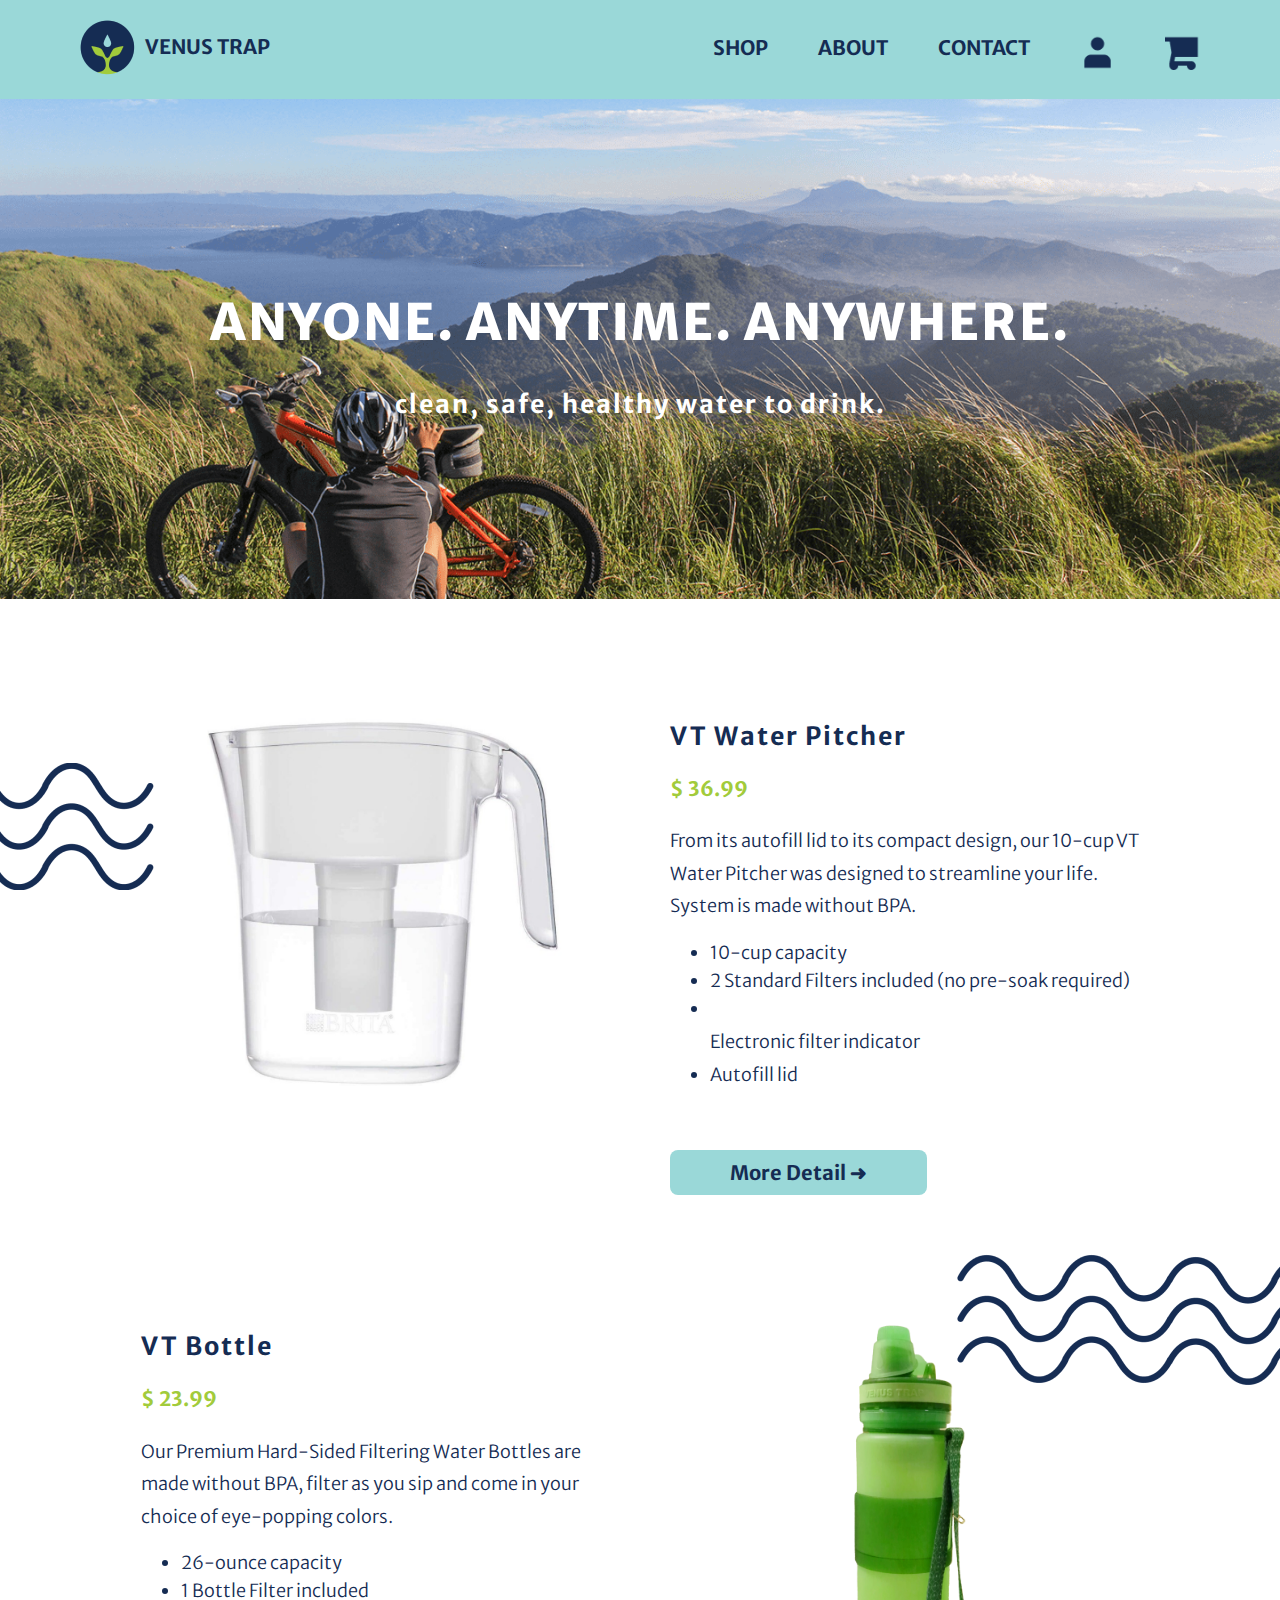
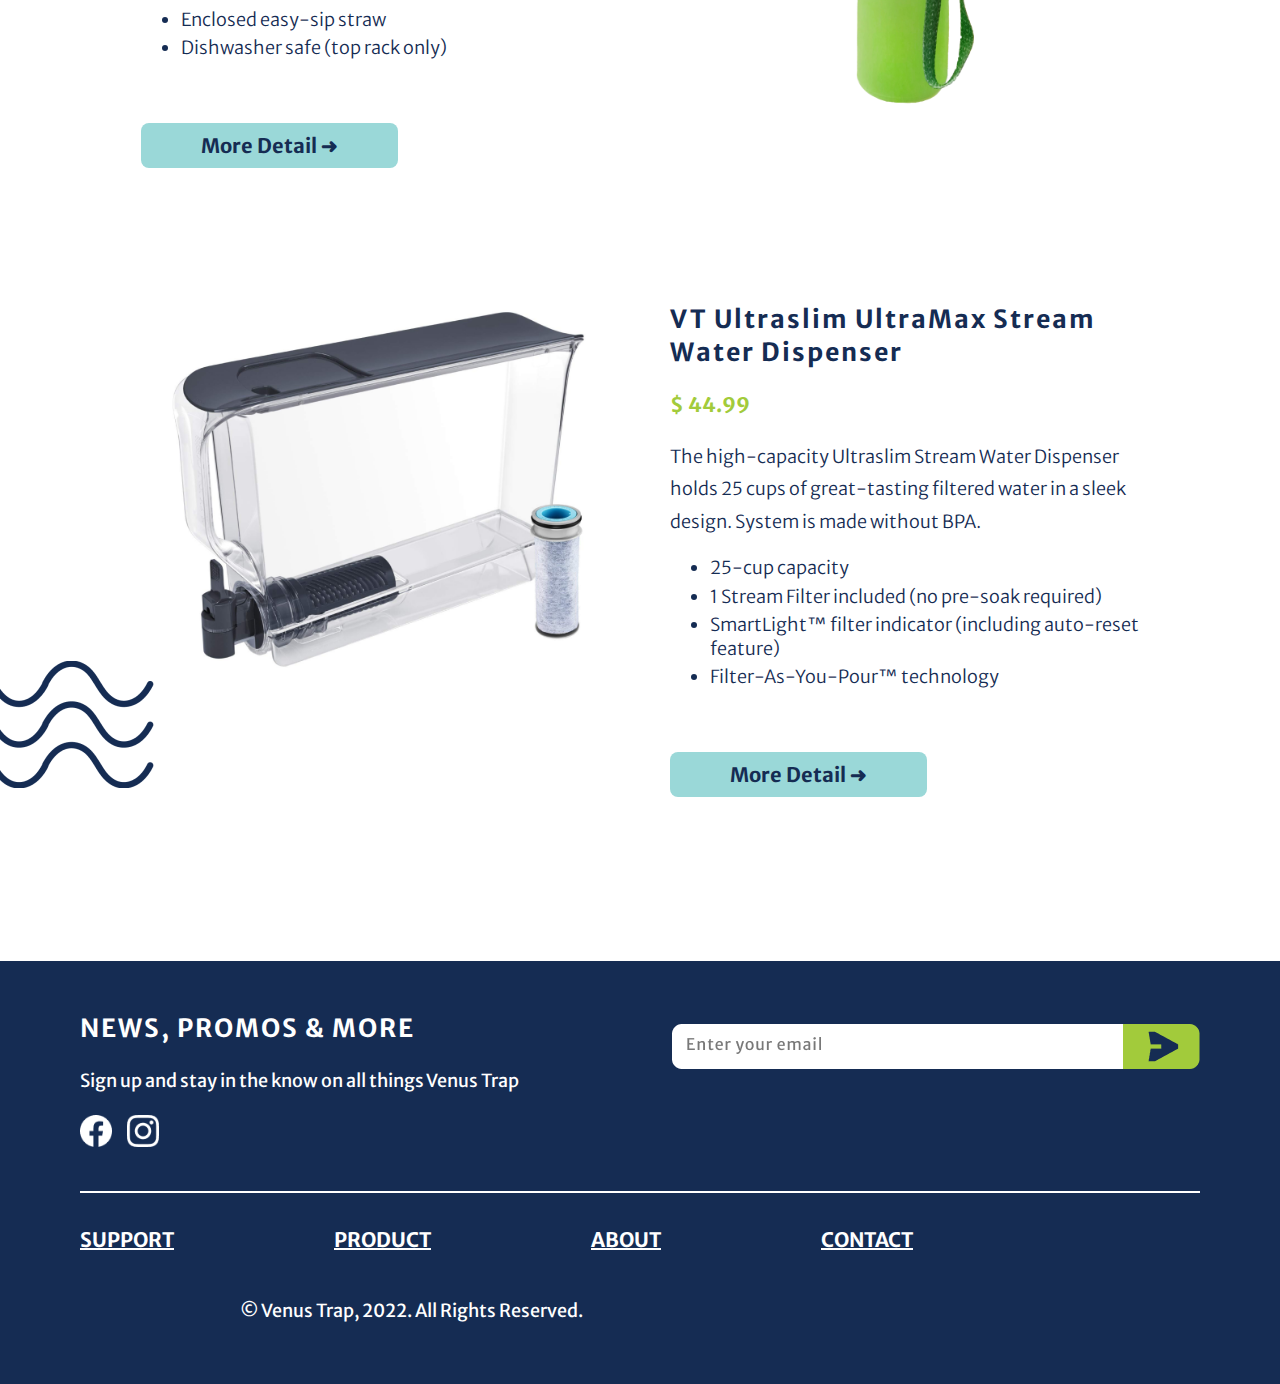
<file: index.html>
<!DOCTYPE html>
<html>

<head>
    <meta charset="utf-8">
    <meta name="viewport" content="width=device-width">
    <title>Venus Trap</title>
    <link rel="icon" href="image/favicon.png">
    <link rel="stylesheet" type="text/css" href="slick/slick.css">
    <link rel="stylesheet" type="text/css" href="slick/slick-theme.css">
    <link href="style.css" rel="stylesheet" type="text/css" />
</head>

<body class="homepage">
    <nav class="desktop-nav">
        <div class="home">
            <a href="index.html"><img class="logo-img" src="image/s-logo.png"><span class="logotype">VENUS
                    TRAP</span></a>
        </div>
        <ul>
            <li>
                <a href="shop.html" class="nav-hover">SHOP</a>
            </li>
            <li>
                <a href="about.html" class="nav-hover">ABOUT</a>
            </li>
            <li>
                <a href="#" class="nav-hover">CONTACT</a>
            </li>
            <li>
                <a href="#"><img class="nav-icon" src="image/icon/user.png"></a>
            </li>
            <li>
                <a href="#"><img class="nav-icon" src="image/icon/cart.png"></a>
            </li>
        </ul>
        <div class="squiggle-top-left"><img src="image/squiggle/squiggle-left.png" /></div>
        <div class="squiggle-mid-right"><img src="image/squiggle/squiggle-right-long.png" /></div>
    </nav>

    <nav class="mobile-nav">
        <div class="icon column">&nbsp;
            <div class="hamburger"></div>
        </div>
        <ul class="drop-down">
            <li>
                <a href="shop.html" class="nav-hover">SHOP</a>
            </li>
            <li>
                <a href="about.html" class="nav-hover">ABOUT</a>
            </li>
            <li>
                <a href="#" class="nav-hover">CONTACT</a>
            </li>
        </ul>
        <div class="home column">
            <a href="index.html"><img class="logo-img" src="image/s-logo.png"></a>
        </div>
        <ul class="user-icons column">
            <li>
                <img class="nav-icon" src="image/icon/user.png">
            </li>
            <li>
                <img class="nav-icon" src="image/icon/cart.png">
            </li>
        </ul>
    </nav>

    <section>
        <div class="home-banner">
            <div><img class="home-banner" src="image/banner/home-banner2.png"></div>
            <div class="banner-text">
                <h1>ANYONE. ANYTIME. ANYWHERE.</h1>
                <h2>clean, safe, healthy water to drink.</h2>
            </div>
        </div>
    </section>

    <main>
        <div class="left">
            <img src="image/home-pitcher.png">
        </div>
        <div class="right">
            <h2>VT Water Pitcher</h2>
            <span style="color: #a2cb3b;">
                <h3>$ 36.99</h3>
            </span>
            <p>From its autofill lid to its compact design, our 10-cup VT Water Pitcher was designed to streamline your
                life. System is made without BPA.
            <ul>
                <li> 10-cup capacity</li>
                <li> 2 Standard Filters included (no pre-soak required)</li>
                <li></li>Electronic filter indicator</li>
                <li>Autofill lid</li>
            </ul>
            </p>
            <br>
            <h3>
                <a class="button-b" href="#">
                    More Detail ➜
                </a>
            </h3>
        </div>
    </main>

    <main class="reverse">
        <div class="right">
            <h2>VT Bottle</h2>
            <span style="color: #a2cb3b;">
                <h3>$ 23.99</h3>
            </span>
            <p>Our Premium Hard-Sided Filtering Water Bottles are made without BPA, filter as you sip and come in your
                choice of eye-popping colors.
            <ul>
                <li>26-ounce capacity</li>
                <li>1 Bottle Filter included</li>
                <li>Enclosed easy-sip straw</li>
                <li>Dishwasher safe (top rack only)</li>
            </ul>
            </p>
            <br>
            <h3>
                <a class="button-b" href="#">
                    More Detail ➜
                </a>
            </h3>
        </div>

        <div class="left">
            <img src="image/home-bottle.png">
        </div>
    </main>

    <main>
        <div class="left">
            <img src="image/home-dispenser.png">
        </div>
        <div class="right">
            <h2>VT Ultraslim UltraMax Stream Water Dispenser</h2>
            <span style="color: #a2cb3b;">
                <h3>$ 44.99</h3>
            </span>
            <p>The high-capacity Ultraslim Stream Water Dispenser holds 25 cups of great-tasting filtered water in a
                sleek design. System is made without BPA.
            <ul>
                <li> 25-cup capacity</li>
                <li> 1 Stream Filter included (no pre-soak required)</li>
                <li>SmartLight™ filter indicator (including auto-reset feature)</li>
                <li>Filter-As-You-Pour™ technology</li>
            </ul>
            </p>
            <br>
            <h3>
                <a class="button-b" href="#">
                    More Detail ➜
                </a>
            </h3>
        </div>
    </main>

    <footer>
        <div class="squiggle-bottom-left"><img src="image/squiggle/squiggle-left.png" /></div>
        <div class="left">
            <h2>NEWS, PROMOS & MORE</h2>
            <p class="bold-body">Sign up and stay in the know on all things Venus Trap</p>

            <section class="footer-icon">
                <a href="https://www.facebook.com"><img src="image/icon/facebook.png" width="32" height="32" /></a>
                <a href="https://www.instagram.com"><img src="image/icon/instagram.png" width="32" height="32" /></a>
            </section>
        </div>

        <div class="right">
            <br />
            <a><img src="image/email-input.png" /></a>
        </div>

        <div class="footernav">
            <ul class="bottomnav">
                <li>
                    <u>
                        <h3>SUPPORT</h3>
                    </u>
                </li>
                <li>
                    <u>
                        <h3>PRODUCT</h3>
                    </u>
                </li>
                <li>
                    <u>
                        <h3>ABOUT</h3>
                    </u>
                </li>
                <li>
                    <u>
                        <h3>CONTACT</h3>
                    </u>
                </li>
                <li>
                    <p class="bold-body">© Venus Trap, 2022. All Rights Reserved.</p>
                </li>
            </ul>
        </div>
    </footer>

    <script src="https://code.jquery.com/jquery-3.6.1.min.js"
        integrity="sha256-o88AwQnZB+VDvE9tvIXrMQaPlFFSUTR+nldQm1LuPXQ=" crossorigin="anonymous"></script>
    <script src="script.js"></script>


</body>

</html>
</file>
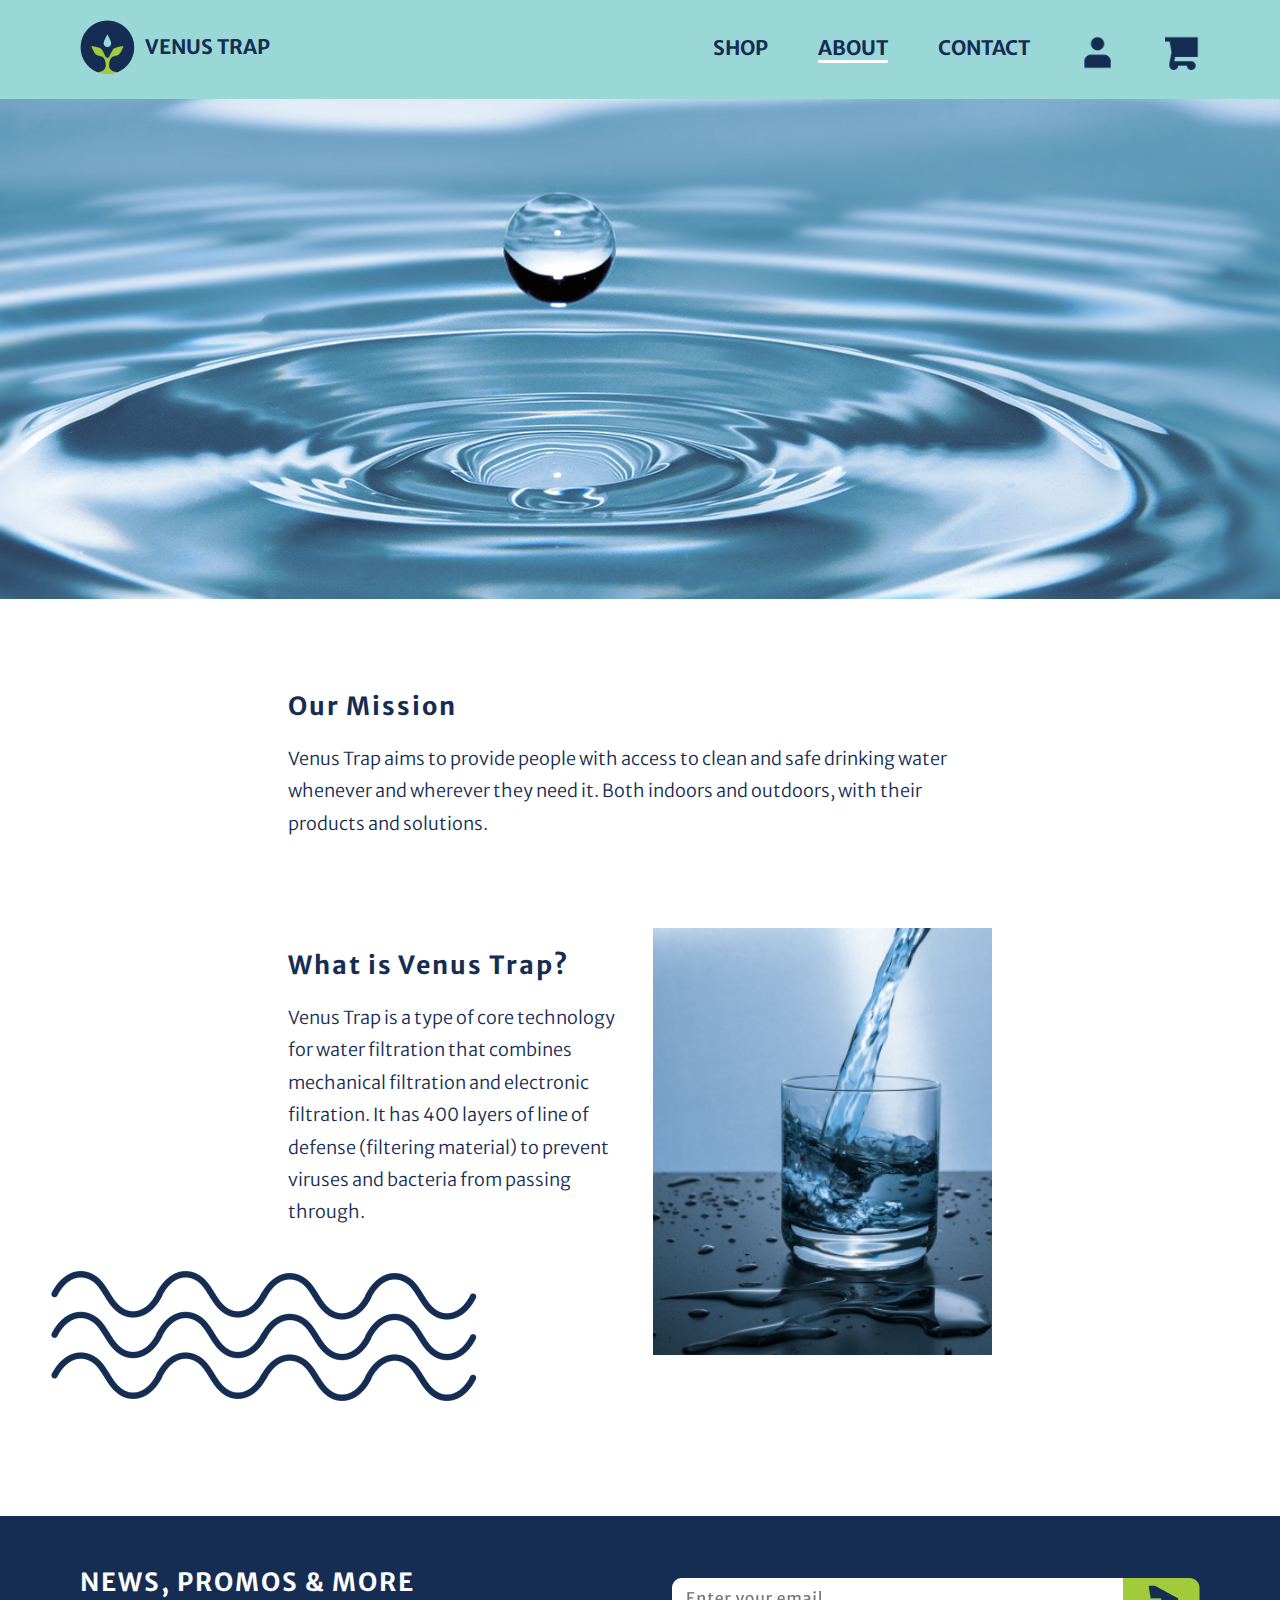
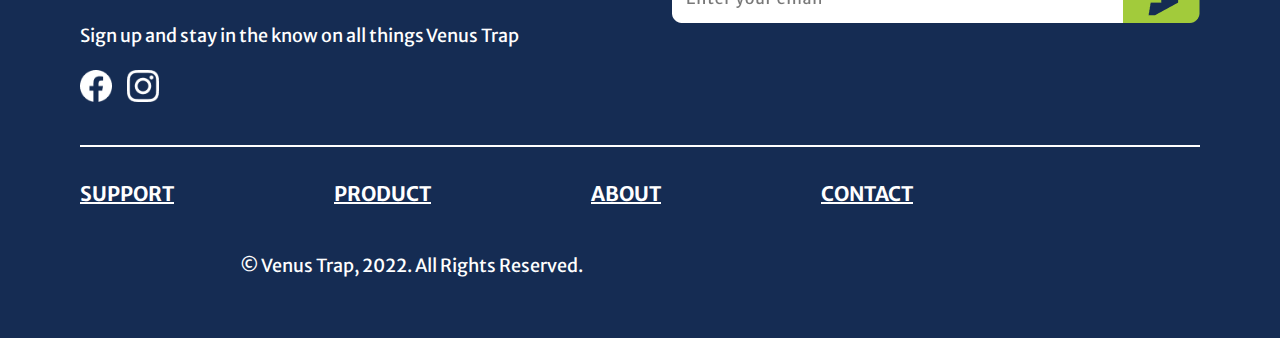
<file: about.html>
<!DOCTYPE html>
<html lang="en">

<head>
    <meta charset="UTF-8">
    <meta http-equiv="X-UA-Compatible" content="IE=edge">
    <meta name="viewport" content="width=device-width, initial-scale=1.0">
    <title>Venus Trap: About</title>
    <link rel="icon" href="image/favicon.png">
    <link href="style.css" rel="stylesheet" type="text/css" />
</head>

<body class="about-page">
    <nav class="desktop-nav">
        <div class="home">
            <a href="index.html"><img class="logo-img" src="image/s-logo.png"><span class="logotype">VENUS
                    TRAP</span></a>
        </div>
        <ul>
            <li>
                <a href="shop.html" class="nav-hover">SHOP</a>
            </li>
            <li>
                <a href="about.html" class="nav-hover active">ABOUT</a>
            </li>
            <li>
                <a href="#" class="nav-hover">CONTACT</a>
            </li>
            <li>
                <a href="#"><img class="nav-icon" src="image/icon/user.png"></a>
            </li>
            <li>
                <a href="#"><img class="nav-icon" src="image/icon/cart.png"></a>
            </li>
        </ul>
    </nav>

    <nav class="mobile-nav">
        <div class="icon column">&nbsp;
            <div class="hamburger"></div>
        </div>
        <ul class="drop-down">
            <li>
                <a href="shop.html" class="nav-hover">SHOP</a>
            </li>
            <li>
                <a href="about.html" class="nav-hover">ABOUT</a>
            </li>
            <li>
                <a href="#" class="nav-hover">CONTACT</a>
            </li>
        </ul>
        <div class="home column">
            <a href="index.html"><img class="logo-img" src="image/s-logo.png"></a>
        </div>
        <ul class="user-icons column">
            <li>
                <img class="nav-icon" src="image/icon/user.png">
            </li>
            <li>
                <img class="nav-icon" src="image/icon/cart.png">
            </li>
        </ul>
    </nav>


    <section>
        <div class="about-banner">
            <div><img class="home-banner" src="image/banner/about-banner2.png"></div>
        </div>
    </section>

    <main>
        <div>
            <h2>Our Mission</h2>
            <p>Venus Trap aims to provide people with access to clean and safe drinking water whenever and wherever they
                need it. Both indoors and outdoors, with their products and solutions.</p>
        </div>
    </main>

    <main>
        <div>
            <h2>What is Venus Trap?</h2>
            <p>Venus Trap is a type of core technology for water filtration that combines mechanical filtration and
                electronic filtration. It has 400 layers of line of defense (filtering material) to prevent viruses
                and bacteria from passing through.</p>
        </div>
        <div><img src="image/cup-water.png" /></div>
    </main>

    <footer>
        <div class="squiggle-bottom-left"><img src="image/squiggle/squiggle-left-long2.png" /></div>
        <div class="left">
            <h2>NEWS, PROMOS & MORE</h2>
            <p class="bold-body">Sign up and stay in the know on all things Venus Trap</p>

            <section class="footer-icon">
                <a href="https://www.facebook.com"><img src="image/icon/facebook.png" width="32" height="32" /></a>
                <a href="https://www.instagram.com"><img src="image/icon/instagram.png" width="32" height="32" /></a>
            </section>
        </div>

        <div class="right">
            <br />
            <a><img src="image/email-input.png" /></a>
        </div>

        <div class="footernav">
            <ul class="bottomnav">
                <li>
                    <u>
                        <h3>SUPPORT</h3>
                    </u>
                </li>
                <li>
                    <u>
                        <h3>PRODUCT</h3>
                    </u>
                </li>
                <li>
                    <u>
                        <h3>ABOUT</h3>
                    </u>
                </li>
                <li>
                    <u>
                        <h3>CONTACT</h3>
                    </u>
                </li>
                <li>
                    <p class="bold-body">© Venus Trap, 2022. All Rights Reserved.</p>
                </li>
            </ul>
        </div>
    </footer>

    <script src="https://code.jquery.com/jquery-3.6.1.min.js"
        integrity="sha256-o88AwQnZB+VDvE9tvIXrMQaPlFFSUTR+nldQm1LuPXQ=" crossorigin="anonymous"></script>
    <script src="script.js"></script>
</body>

</html>
</file>
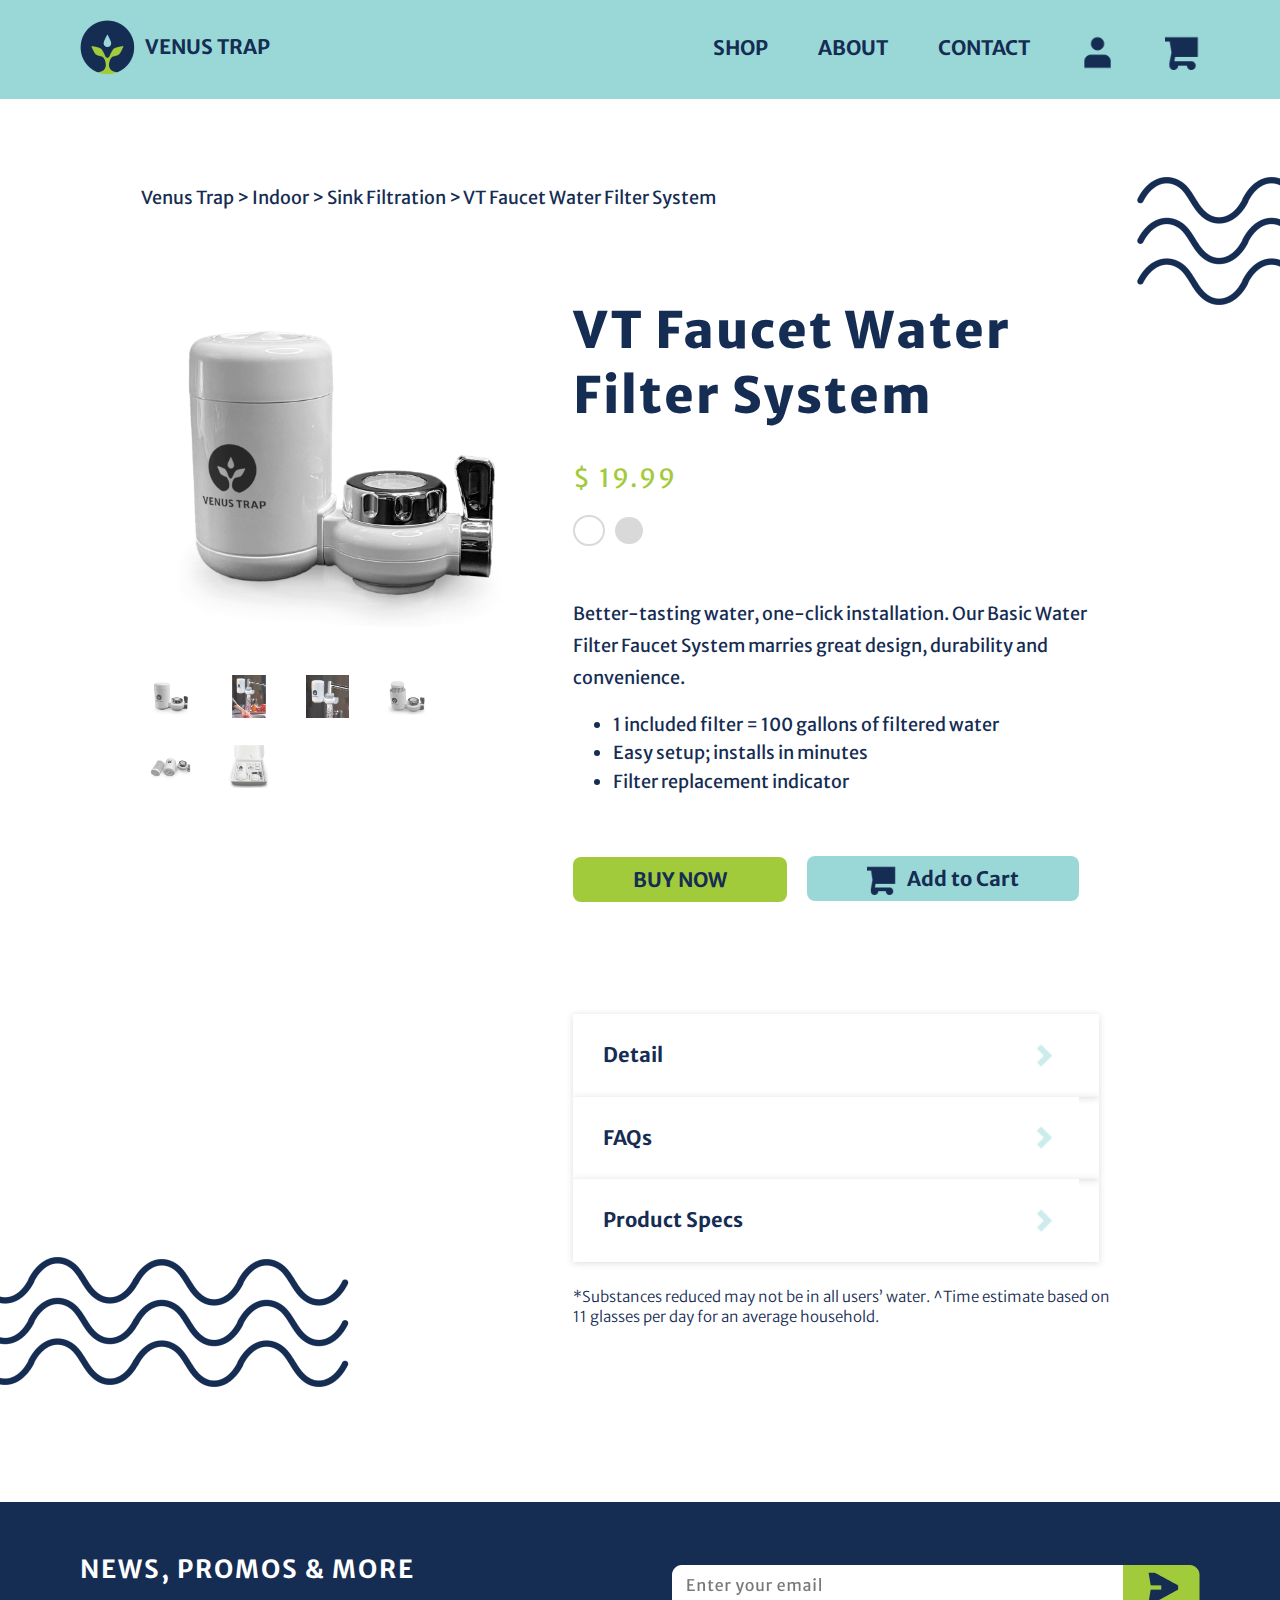
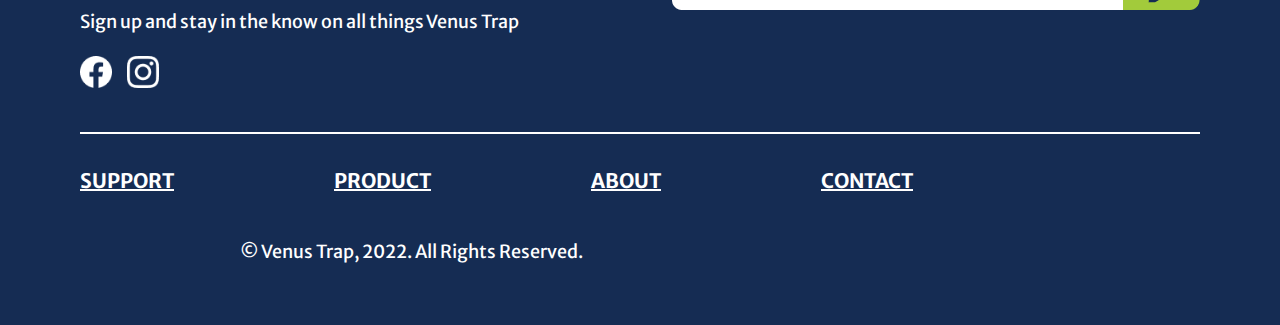
<file: product.html>
<!DOCTYPE html>
<html lang="en">

<head>
    <meta charset="UTF-8">
    <meta http-equiv="X-UA-Compatible" content="IE=edge">
    <meta name="viewport" content="width=device-width, initial-scale=1.0">
    <title>Venus Trap: Product Detail</title>
    <link rel="icon" href="image/favicon.png">
    <link href="style.css" rel="stylesheet" type="text/css" />
</head>

<body class="product-page">
    <nav class="desktop-nav">
        <div class="home">
            <a href="index.html"><img class="logo-img" src="image/s-logo.png"><span class="logotype">VENUS
                    TRAP</span></a>
        </div>
        <ul>
            <li>
                <a href="shop.html" class="nav-hover">SHOP</a>
            </li>
            <li>
                <a href="about.html" class="nav-hover">ABOUT</a>
            </li>
            <li>
                <a href="#" class="nav-hover">CONTACT</a>
            </li>
            <li>
                <a href="#"><img class="nav-icon" src="image/icon/user.png"></a>
            </li>
            <li>
                <a href="#"><img class="nav-icon" src="image/icon/cart.png"></a>
            </li>
        </ul>
        <div class="squiggle-top-right"><img src="image/squiggle/squiggle-right-short.png" /></div>
    </nav>

    <nav class="mobile-nav">
        <div class="icon column">&nbsp;
            <div class="hamburger"></div>
        </div>
        <ul class="drop-down">
            <li>
                <a href="shop.html" class="nav-hover">SHOP</a>
            </li>
            <li>
                <a href="about.html" class="nav-hover">ABOUT</a>
            </li>
            <li>
                <a href="#" class="nav-hover">CONTACT</a>
            </li>
        </ul>
        <div class="home column">
            <a href="index.html"><img class="logo-img" src="image/s-logo.png"></a>
        </div>
        <ul class="user-icons column">
            <li>
                <img class="nav-icon" src="image/icon/user.png">
            </li>
            <li>
                <img class="nav-icon" src="image/icon/cart.png">
            </li>
        </ul>
    </nav>

    <div class="deskonly-br">
        <br><br>
    </div>
    <main class="full-breadcrumbs">
        <div>
            <p class="bold-body"><a href="#" class="breadcrumbs">Venus Trap</a> > <a href="#"
                    class="breadcrumbs">Indoor</a> > <a href="#" class="breadcrumbs">Sink Filtration</a> >
                <a href="#" class="breadcrumbs">VT Faucet Water Filter System</a>
            </p>
        </div>
    </main>

    <div class="deskonly-br">
        <br>
    </div>

    <main>
        <div>
            <div class="container full-img">
                <img id="expandedImg" src="image/filter-imgs/1.png">
                <div id="imgtext"></div>
            </div>

            <div class="row thumbs">
                <div class="column">
                    <img class="thumb-img" src="image/filter-imgs/1.png" onclick="myFunction(this);">
                </div>
                <div class="column">
                    <img class="thumb-img" src="image/filter-imgs/2.png" onclick="myFunction(this);">
                </div>
                <div class="column">
                    <img class="thumb-img" src="image/filter-imgs/3.png" onclick="myFunction(this);">
                </div>
                <div class="column">
                    <img class="thumb-img" src="image/filter-imgs/4.png" onclick="myFunction(this);">
                </div>
                <div class="column">
                    <img class="thumb-img" src="image/filter-imgs/5.png" onclick="myFunction(this);">
                </div>
                <div class="column">
                    <img class="thumb-img" src="image/filter-imgs/6.png" onclick="myFunction(this);">
                </div>
            </div>
        </div>

        <div class="product-info">
            <h1>VT Faucet Water Filter System</h1>
            <span style="color: #a2cb3b;">
                <h2 class="bold-body">$ 19.99</h2>
            </span>
            <a class="color-white"></a>
            <a class="color-gray"></a>

            <br><br>

            <p class="bold-body">Better-tasting water, one-click installation. Our Basic Water Filter Faucet System
                marries great design,
                durability and convenience.
            <ul class="bold-body">
                <li>1 included filter = 100 gallons of filtered water</li>
                <li>Easy setup; installs in minutes</li>
                <li>Filter replacement indicator</li>
            </ul>
            </p>

            <br>

            <div class="purchase-buttons">
                <div>
                    <h3>
                        <a class="button-g" href="#">BUY NOW</a>
                    </h3>
                </div>

                <div>
                    <h3>
                        <a class="button-add-to-cart" href="#">
                            <img class="button-cart-icon" src="image/icon/cart.png">Add to Cart
                        </a>
                    </h3>
                </div>
            </div>

            <br><br><br>

            <div class="product-accordion">
                <div id="accordion-1">
                    <div class="head">
                        <h3>Detail</h3>
                        <i class="fas fa-angle-down arrow"><img src="image/icon/more-info.png"></i>
                    </div>
                    <div class="content">
                        <p>The Basic Water Filter Faucet System attaches easily to your faucet and includes one
                            100-gallon filter.
                            This system removes 99% of lead and reduces chlorine (taste and odor), benzene, asbestos and
                            trichloroethylene from tap water.* See the User's Guide for more details.
                        </p>
                    </div>
                </div>

                <div id="accordion-1">
                    <div class="head">
                        <h3>FAQs</h3>
                        <i class="fas fa-angle-down arrow"><img src="image/icon/more-info.png"></i>
                    </div>
                    <div class="content">
                        <p>How do I prepare the filter in my Venus Trap® Water Filter Faucet System?
                        <ol>
                            <li>Filters for Venus Trap® Water Filter Faucet Systems don’t require soaking. Just run
                                water through the system for 5 minutes to flush it out, which activates the filter media
                                and remove any carbon dust.
                            </li>
                            <li>The 100-gallon filter life begins AFTER flushing for 5 minutes, so you’re not wasting
                                any filter life by the flushing process. Tip: Contain the water from the flushing
                                process and use it to water plants.</li>
                        </ol>

                        How do I attach my Venus Trap® Water Filter Faucet System?
                        <ol>
                            <li>Support the bottom of the filter system with one hand.
                            </li>
                            <li>Align the insert groove on the lower part of the cartridge with the filter indicator at
                                the front of the filter cup.
                            </li>
                            <li>Insert the filter cartridge into the filter cup until you hear it click into place. Do
                                not force the filter cartridge into the system base.
                            </li>
                            <li>Inserting the new filter cartridge automatically resets and activates the electronic
                                filter change indicator.
                            </li>
                            <li>A green signal will flash, indicating that the filter is engaged.
                            </li>
                        </ol>

                        How often should I change my filter?
                        <br>
                        Your Venus Trap® Water Filter Faucet System has a built-in filter replacement indicator, so
                        you'll know exactly when to replace your Faucet System Filter—every 100 gallons, or about every
                        4 months for most households.^
                        If you have hard water, you may need to change filters more often. Learn how to recycle used
                        filters here.
                        See how often to change other types of Venus Trap® filters here.
                        Sign up with My Venus Trap™ to receive filter replacement reminders, money-saving offers and
                        exclusive rewards.
                        </p>
                    </div>
                </div>

                <div id="accordion-1">
                    <div class="head">
                        <h3>Product Specs</h3>
                        <i class="fas fa-angle-down arrow"><img src="image/icon/more-info.png"></i>
                    </div>
                    <div class="content">
                        <p>Height: 8.25 inchesWidth: 2.38 inchesLength: 6 inchesWeight: 0.54 lbs.Model #:
                            SAFF-100/FF-100
                        </p>
                    </div>
                </div>
            </div>

            <h5>*Substances reduced may not be in all users’ water. ^Time estimate based on 11 glasses per day for
                an average household.</h5>
        </div>

    </main>

    <footer>
        <div class="squiggle-bottom-left"><img src="image/squiggle/squiggle-left-long.png" /></div>
        <div class="left">
            <h2>NEWS, PROMOS & MORE</h2>
            <p class="bold-body">Sign up and stay in the know on all things Venus Trap</p>

            <section class="footer-icon">
                <a href="https://www.facebook.com"><img src="image/icon/facebook.png" width="32" height="32"></a>
                <a href="https://www.instagram.com"><img src="image/icon/instagram.png" width="32" height="32"></a>
            </section>
        </div>

        <div class="right">
            <br>
            <a><img src="image/email-input.png" </a>
        </div>

        <div class="footernav">
            <ul class="bottomnav">
                <li><u>
                        <h3>SUPPORT</h3>
                    </u></li>
                <li><u>
                        <h3>PRODUCT</h3>
                    </u></li>
                <li><u>
                        <h3>ABOUT</h3>
                    </u></li>
                <li><u>
                        <h3>CONTACT</h3>
                    </u></li>
                <li>
                    <p class="bold-body">© Venus Trap, 2022. All Rights Reserved.</p>
                </li>
            </ul>
        </div>
    </footer>

    <script src="https://code.jquery.com/jquery-3.6.1.min.js"
        integrity="sha256-o88AwQnZB+VDvE9tvIXrMQaPlFFSUTR+nldQm1LuPXQ=" crossorigin="anonymous"></script>
    <script type="text/javascript" src="slick/slick.min.js"></script>
    <script src="script.js"></script>

    <script>
        function myFunction(imgs) {
            var expandImg = document.getElementById("expandedImg");
            var imgText = document.getElementById("imgtext");
            expandImg.src = imgs.src;
            imgText.innerHTML = imgs.alt;
            expandImg.parentElement.style.display = "block";
        }
    </script>

</body>

</html>
</file>
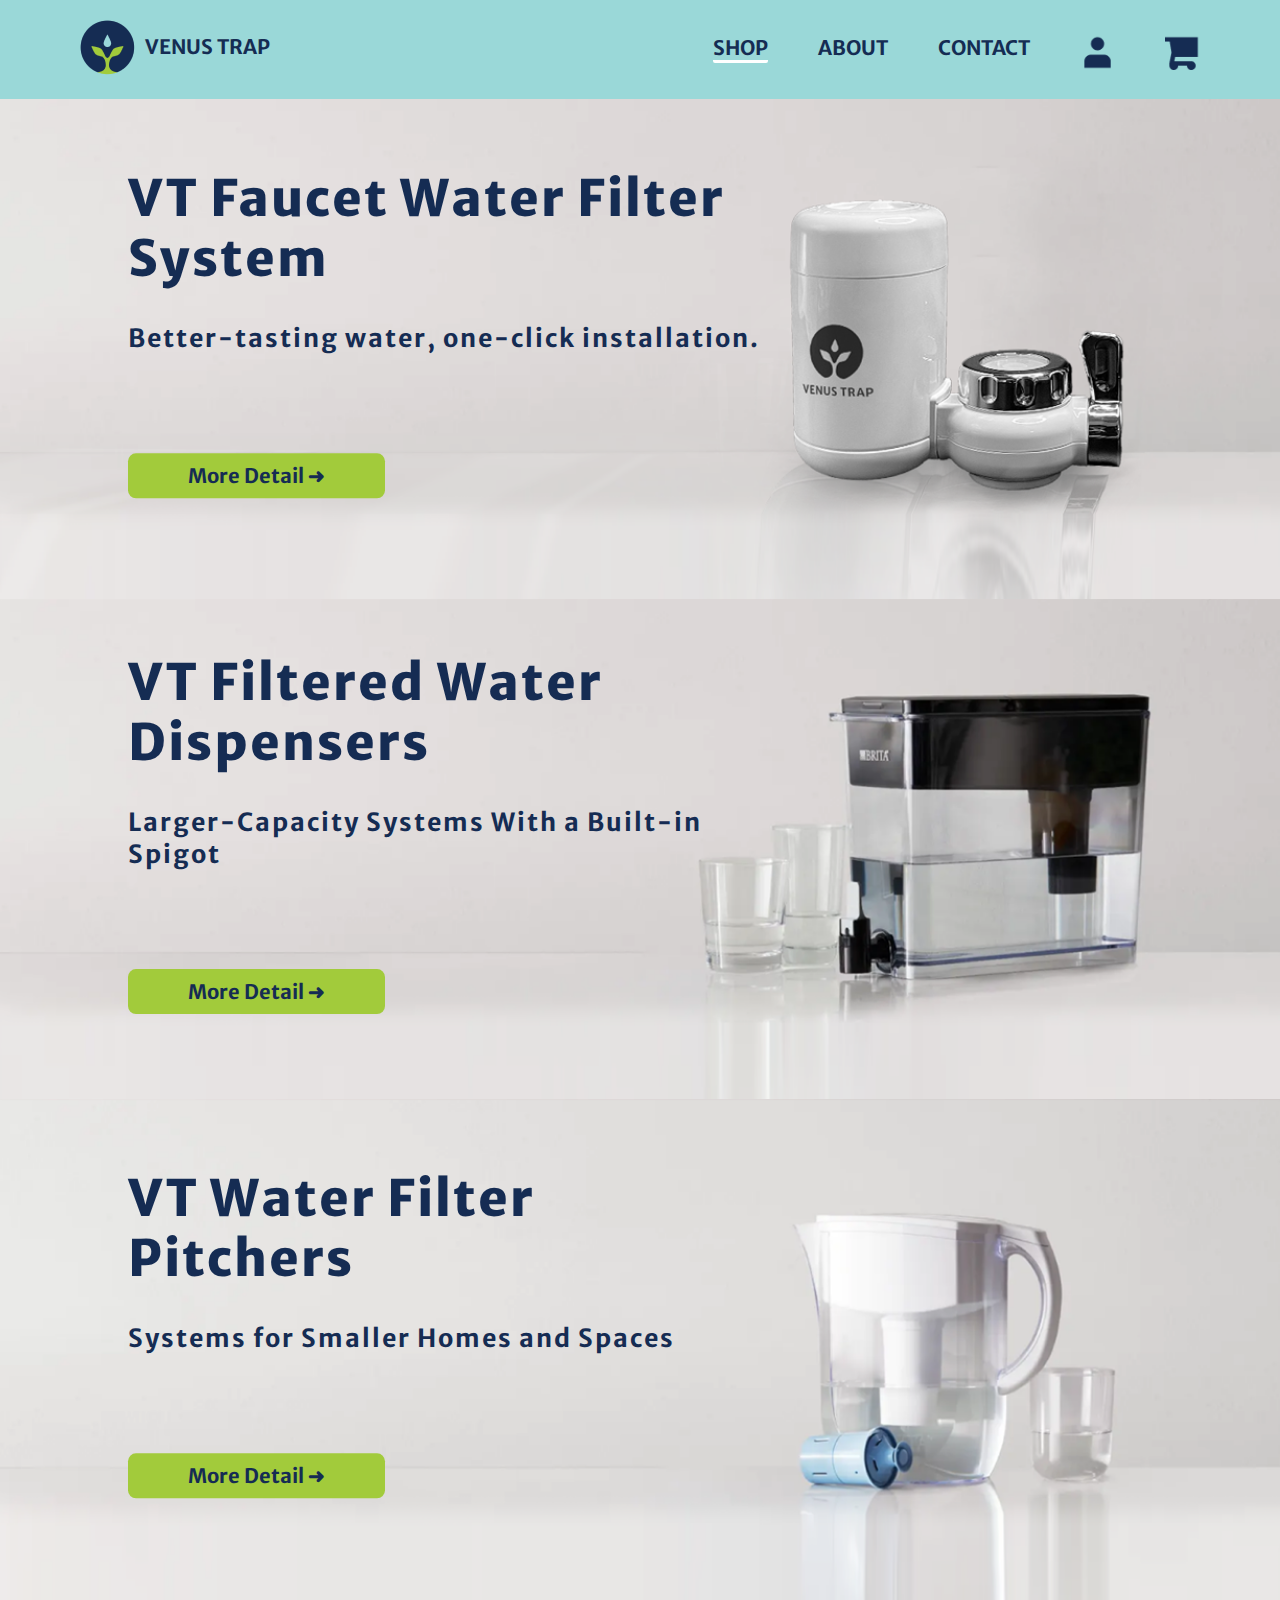
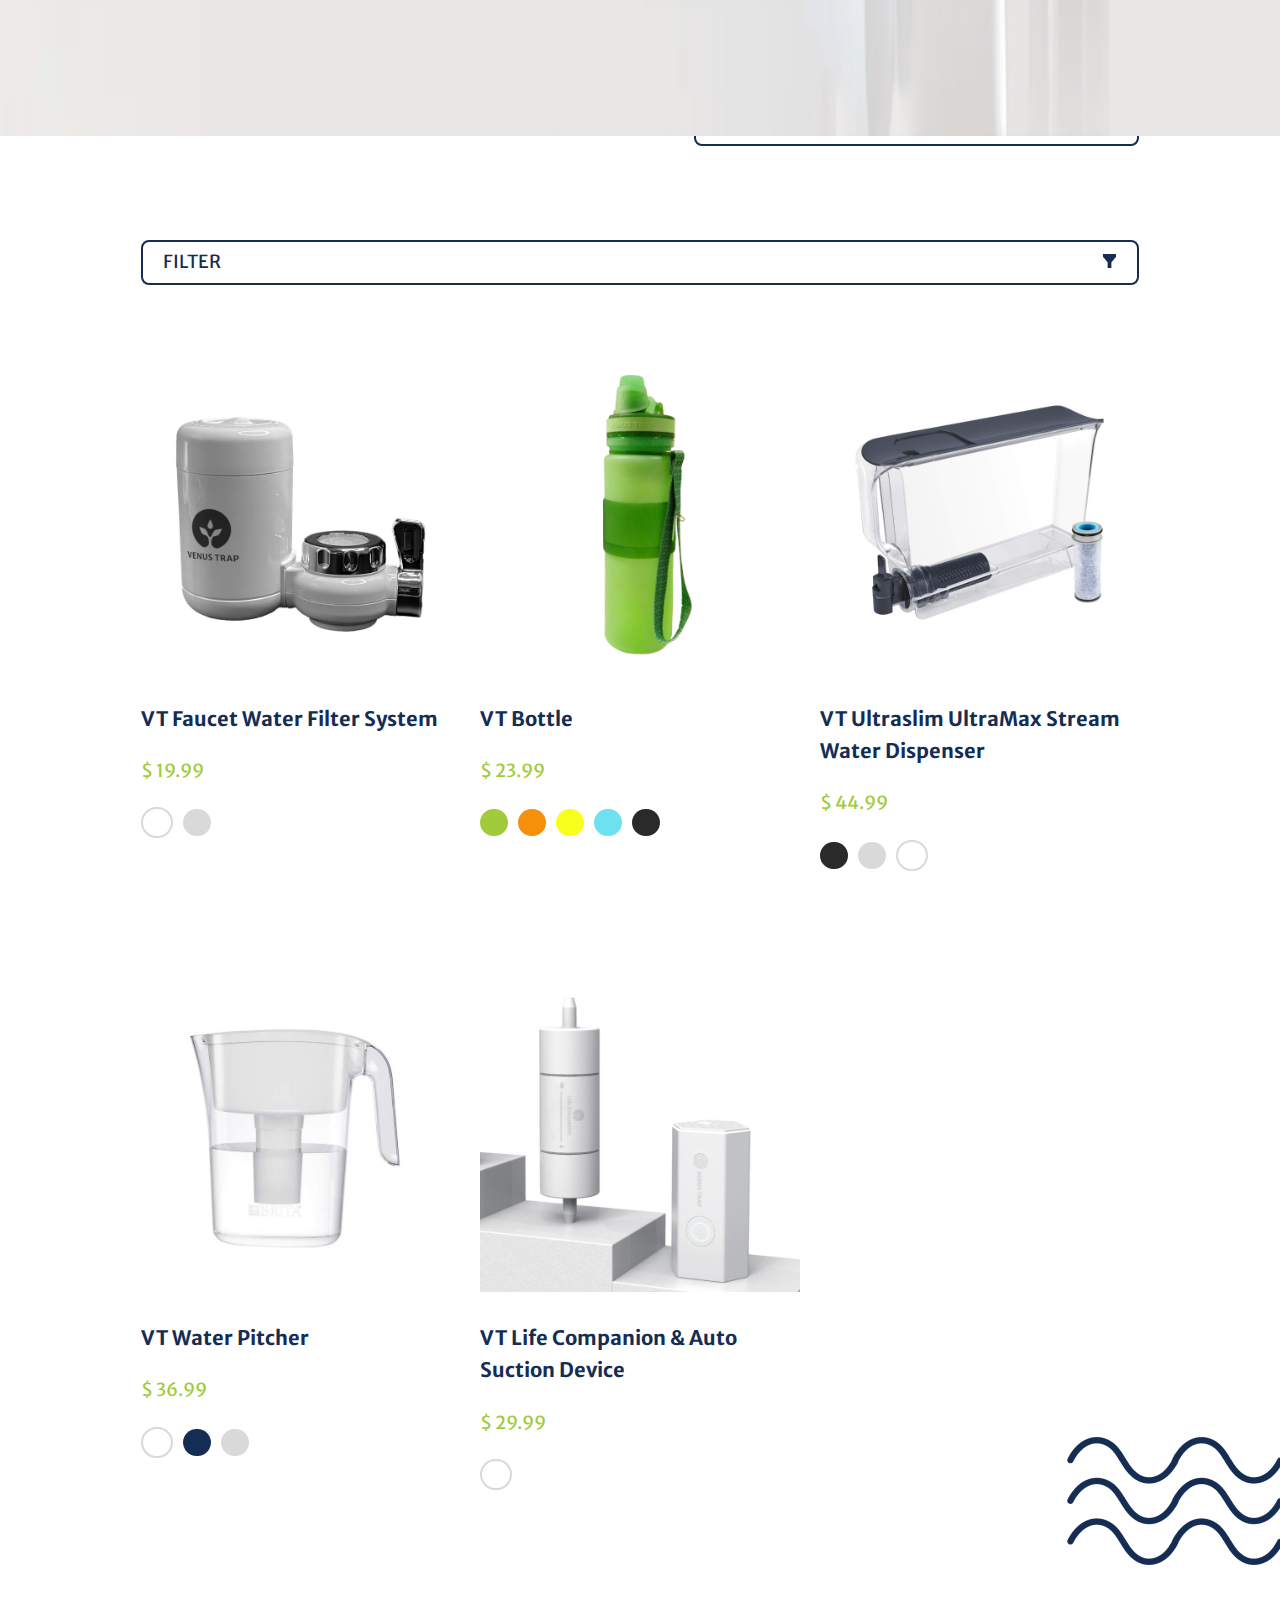
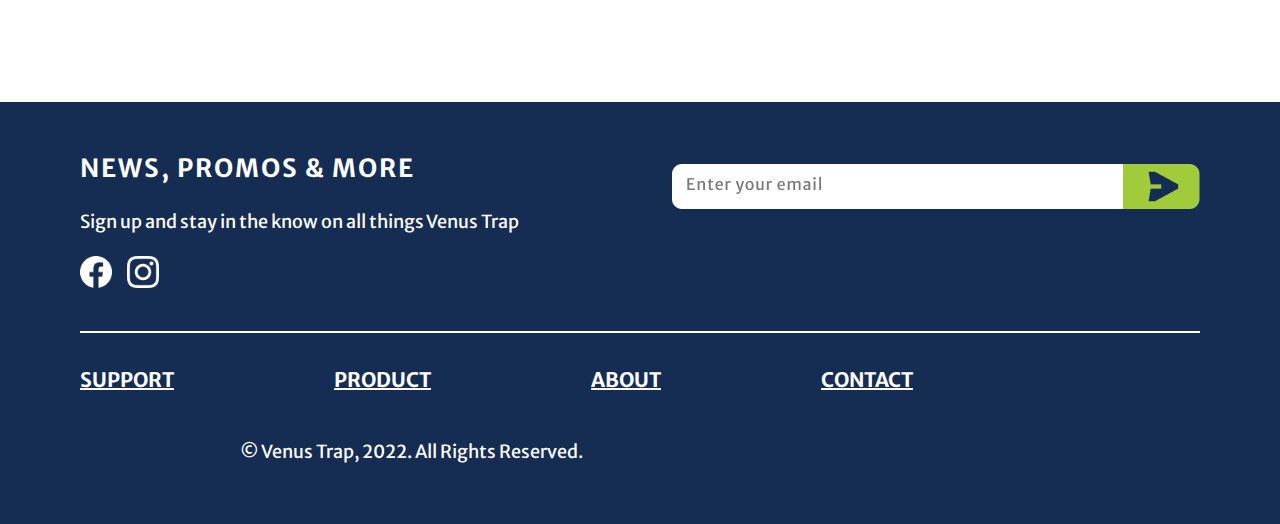
<file: shop.html>
<!DOCTYPE html>
<html lang="en">

<head>
  <meta charset="UTF-8" />
  <meta http-equiv="X-UA-Compatible" content="IE=edge" />
  <meta name="viewport" content="width=device-width, initial-scale=1.0" />
  <title>Venus Trap: Shop</title>
  <link rel="icon" href="image/favicon.png" />
  <link rel="stylesheet" type="text/css" href="slick/slick.css" />
  <link rel="stylesheet" type="text/css" href="slick/slick-theme.css" />
  <link href="style.css" rel="stylesheet" type="text/css" />
</head>

<body class="shop-page">
  <nav class="desktop-nav">
    <div class="home">
      <a href="index.html"><img class="logo-img" src="image/s-logo.png" /><span class="logotype">VENUS TRAP</span></a>
    </div>
    <ul>
      <li>
        <a href="shop.html" class="nav-hover active">SHOP</a>
      </li>
      <li>
        <a href="about.html" class="nav-hover">ABOUT</a>
      </li>
      <li>
        <a href="#" class="nav-hover">CONTACT</a>
      </li>
      <li>
        <a href="#"><img class="nav-icon" src="image/icon/user.png" /></a>
      </li>
      <li>
        <a href="#"><img class="nav-icon" src="image/icon/cart.png" /></a>
      </li>
    </ul>
  </nav>

  <nav class="mobile-nav">
    <div class="icon column">
      &nbsp;
      <div class="hamburger"></div>
    </div>
    <ul class="drop-down">
      <li>
        <a href="shop.html" class="nav-hover">SHOP</a>
      </li>
      <li>
        <a href="about.html" class="nav-hover">ABOUT</a>
      </li>
      <li>
        <a href="#" class="nav-hover">CONTACT</a>
      </li>
    </ul>
    <div class="home column">
      <a href="index.html"><img class="logo-img" src="image/s-logo.png" /></a>
    </div>
    <ul class="user-icons column">
      <li>
        <img class="nav-icon" src="image/icon/user.png" />
      </li>
      <li>
        <img class="nav-icon" src="image/icon/cart.png" />
      </li>
    </ul>
  </nav>

  <section>
    <div class="shop-banner slider single-slide">
      <article class="slide-content">
        <div class="shop-banner-img"><img src="image/banner/shop-banner1-2.png" /></div>
        <div class="shop-banner-text">
          <h1 style="line-height: 1.2;">VT Faucet Water Filter System</h1>
          <div class="banner-sub">
            <h2>Better-tasting water, one-click installation.</h2>
            <br><br>
          </div>
          <h3>
            <a class="button-g" href="product.html"> More Detail ➜ </a>
          </h3>
        </div>
      </article>

      <article class="slide-content">
        <div class="shop-banner-img"><img src="image/banner/shop-banner2-2.png" /></div>
        <div class="shop-banner-text">
          <h1 style="line-height: 1.2;">VT Filtered Water Dispensers</h1>
          <div class="banner-sub">
            <h2>Larger-Capacity Systems With a Built-in Spigot</h2>
            <br><br>
          </div>
          <h3>
            <a class="button-g" href="#"> More Detail ➜ </a>
          </h3>
        </div>
      </article>

      <article class="slide-content">
        <div class="shop-banner-img"><img src="image/banner/shop-banner3-2.png" /></div>
        <div class="shop-banner-text">
          <h1 style="line-height: 1.2;">VT Water Filter Pitchers</h1>
          <div class="banner-sub">
            <h2>Systems for Smaller Homes and Spaces</h2>
            <br><br>
          </div>
          <h3>
            <a class="button-g" href="#"> More Detail ➜ </a>
          </h3>
        </div>
      </article>
    </div>
  </section>

  <br /><br />

  <main class="filters">
    <div>
      <p class="bold-body">Showing 1 - 5 of 5 items</p>
    </div>

    <div class="filter-box">
      <p class="bold-body">
        SORT BY
        <img class="filter-icon" src="image/icon/sort-by.png" />
      </p>
    </div>

    <div class="filter-box">
      <p class="bold-body">
        FILTER
        <img class="filter-icon" src="image/icon/filter.png" />
      </p>
    </div>
  </main>

  <main class="shop-gallery">
    <div class="products">
      <a href="product.html"><img src="image/shop-products/filter.png" /></a>

      <h3><a href="product.html" class="breadcrumbs"> VT Faucet Water Filter System </a></h3>
      <span style="color: #a2cb3b">
        <p class="bold-body">$ 19.99</p>
      </span>
      <div class="colors">
        <a class="color-white"></a>
        <a class="color-gray"></a>
      </div>
    </div>

    <div class="products">
      <img src="image/shop-products/bottle.png" />

      <h3>VT Bottle</h3>
      <span style="color: #a2cb3b">
        <p class="bold-body">$ 23.99</p>
      </span>
      <div class="colors">
        <a class="color-green"></a>
        <!-- <a class="color-red"></a> -->
        <a class="color-orange"></a>
        <a class="color-yellow"></a>
        <a class="color-blue"></a>
        <a class="color-black"></a>
      </div>
    </div>

    <div class="products">
      <img src="image/shop-products/dispenser.png" />

      <h3>VT Ultraslim UltraMax Stream Water Dispenser</h3>
      <span style="color: #a2cb3b">
        <p class="bold-body">$ 44.99</p>
      </span>
      <div class="colors">
        <a class="color-black"></a>
        <a class="color-gray"></a>
        <a class="color-white"></a>
      </div>
    </div>

    <div class="products">
      <img src="image/shop-products/pitcher.png" />

      <h3>VT Water Pitcher</h3>
      <span style="color: #a2cb3b">
        <p class="bold-body">$ 36.99</p>
      </span>
      <div class="colors">
        <a class="color-white"></a>
        <a class="color-dark-blue"></a>
        <a class="color-gray"></a>
      </div>
    </div>

    <div class="products">
      <img src="image/shop-products/life-companion.png" />

      <h3>VT Life Companion & Auto Suction Device</h3>
      <span style="color: #a2cb3b">
        <p class="bold-body">$ 29.99</p>
      </span>
      <div class="colors">
        <a class="color-white"></a>
      </div>
    </div>

    <div></div>
  </main>

  <footer>
    <div class="squiggle-bottom-right"><img src="image/squiggle/squiggle-right.png" /></div>
    <div class="left">
      <h2>NEWS, PROMOS & MORE</h2>
      <p class="bold-body">Sign up and stay in the know on all things Venus Trap</p>

      <section class="footer-icon">
        <a href="https://www.facebook.com"><img src="image/icon/facebook.png" width="32" height="32" /></a>
        <a href="https://www.instagram.com"><img src="image/icon/instagram.png" width="32" height="32" /></a>
      </section>
    </div>

    <div class="right">
      <br />
      <a><img src="image/email-input.png" /></a>
    </div>

    <div class="footernav">
      <ul class="bottomnav">
        <li>
          <u>
            <h3>SUPPORT</h3>
          </u>
        </li>
        <li>
          <u>
            <h3>PRODUCT</h3>
          </u>
        </li>
        <li>
          <u>
            <h3>ABOUT</h3>
          </u>
        </li>
        <li>
          <u>
            <h3>CONTACT</h3>
          </u>
        </li>
        <li>
          <p class="bold-body">© Venus Trap, 2022. All Rights Reserved.</p>
        </li>
      </ul>
    </div>
  </footer>

  <script src="https://code.jquery.com/jquery-3.4.1.min.js"
    integrity="sha256-CSXorXvZcTkaix6Yvo6HppcZGetbYMGWSFlBw8HfCJo=" crossorigin="anonymous"></script>
  <script type="text/javascript" src="slick/slick.min.js"></script>
  <script src="script.js"></script>
</body>

</html>
</file>
<file: style.css>
@import url('https://fonts.googleapis.com/css2?family=Merriweather+Sans:ital,wght@0,300;0,400;0,700;0,800;1,300;1,400&display=swap');

/* font-family: 'Fredoka One', cursive;
font-family: 'Merriweather Sans', sans-serif;
dark blue: #152C53
light blue: #9AD8DB
green: #A2CB3B
gray: #D9D9D9
*/
* {
    box-sizing: border-box;
}

body {
    margin: 0;
    font-family: 'Merriweather Sans', sans-serif;
    font-size: 18px;
    font-weight: 300;
    line-height: 180%;
    font-kerning: 6%;
    color: #152c53;
    background: #ffffff;
    overflow-x: hidden;
    scrollbar-width: 0;
}

h1,
h2 {
    font-family: 'Merriweather Sans', sans-serif;
    /* color: #152c53; */
    letter-spacing: 2px;
}

h1 {
    font-weight: 800;
    font-size: 50px;
    line-height: 130%;
    font-kerning: 6%;
}

h2 {
    font-weight: 700;
    font-size: 25px;
    /* line-height: 50%; */
    font-kerning: 6%;
}

h3 {
    font-weight: 700;
    font-size: 20px;
    font-kerning: 6%;
    white-space: nowrap;
    /* font-size: 2vw; */
    /* color: #152c53; */
}

h4 {
    letter-spacing: 0.5px;
    /* line-height: 0%; */
    font-weight: 400;
    font-size: 15px;
    font-kerning: 6%;
}

h5 {
    font-size: 15px;
    font-weight: 300;
    line-height: 135%;
    font-kerning: 5%;
}

.bold-body {
    font-weight: 400;
}

.sh1 {
    font-size: 40px;
}

.sh3 {
    font-size: 16px;
}

li {
    line-height: 130%;
    margin: 5px 0px 5px 0px;
}

strong {
    font-weight: 700;
}

.breadcrumbs {
    text-decoration: none;
    color: #152c53;
}

.breadcrumbs:hover {
    text-decoration: underline;
}

img {
    width: 100%;
}

footer {
    position: relative;
}

footer .squiggle-bottom-left {
    position: absolute;
    top: -300px;
    left: 0;
}

footer .squiggle-bottom-right {
    position: absolute;
    top: -320px;
    right: 0;
}

nav {
    position: relative;
}

nav .squiggle-top-left {
    position: absolute;
    bottom: -800px;
    left: 0;
}

nav .squiggle-top-right {
    position: absolute;
    bottom: -270px;
    right: 0;
}

nav .squiggle-mid-right {
    position: absolute;
    bottom: -1350px;
    right: 0;
}

.purchase-buttons {
    display: grid;
    grid-template-columns: 1fr 1fr;
    align-items: center;
}

.button-g {
    background-color: #a2cb3b;
    /* position: absolute; */
    padding: 10px 60px;
    border-radius: 8px;
    text-decoration: none;
    text-align: center;
    color: inherit;
    /* justify-content: center; */
}

.button-g:hover {
    color: #ffffff;
    background-color: #9ad8d8;
}

.button-b {
    background-color: #9ad8d8;
    /* position: absolute; */
    padding: 10px 60px;
    border-radius: 8px;
    text-decoration: none;
    color: inherit;
    text-align: center;
    /* vertical-align: middle; */
}

.button-add-to-cart {
    background-color: #9ad8d8;
    /* position: absolute; */
    padding: 10px 60px;
    border-radius: 8px;
    text-decoration: none;
    color: inherit;
    text-align: center;
}

img.button-cart-icon {
    width: 30px;
    vertical-align: middle;
    margin: 0px 10px 2.5px 0px;
}

.button-b:hover,
.button-add-to-cart:hover {
    color: #ffffff;
    background-color: #a2cb3b;
}

nav.mobile-nav {
    display: none;
    background: #9ad8d8;
    padding: 10px 20px;
}

nav.mobile-nav .column {
    flex: 1;
    /* padding-bottom: 100px; */
}

nav.mobile-nav li {
    /* margin-bottom: 30px; */
}

nav.desktop-nav {
    background: #9ad8d8;
    font-weight: 700;
    font-size: 20px;
    font-kerning: 6%;
    display: flex;
    justify-content: space-between;
    padding: 10px 80px;
}

.logo {
    padding: 5px 0px 0px 80px;
}

.logo-img {
    width: 55px;
    padding-top: 10px;
}

.nav-icon {
    width: 35px;
}

nav a {
    color: #152c53;
    text-decoration: none;
    /* border: 1px solid red; */
}

nav ul {
    display: flex;
    list-style: none;
    padding: 8px 0;
    justify-content: flex-end;
    margin-top: 12px;
    margin-bottom: 0;
}

.nav-hover:hover,
.active {
    color: #152c53;
    border-bottom: 3px solid #ffffff;
    border-radius: 2px;
}

nav div.home a {
    display: flex;
    align-items: center;
}

nav div.home img {
    display: inline-block;
    margin: auto;
    size-adjust: 55 px;
}

.logotype {
    display: inline-block;
    padding-left: 10px;
    padding-top: 10px;
}

nav li {
    padding-left: 50px;
}

.icon {
    position: relative;
    cursor: pointer;
    top: 36px;
    left: 20px;
    width: 40px;
    height: 40px;
    transform: translate(-50%, -50%);
    display: block;
    z-index: 1000;
}

.hamburger {
    width: 40px;
    height: 4px;
    line-height: 70px;
    background: #152c53;
    position: absolute;
    top: 50%;
    left: 50%;
    transform: translate(-50%, -50%);
    transition: 0.5s;
}

.hamburger:before,
.hamburger:after {
    content: '';
    position: absolute;
    width: 40px;
    height: 4px;
    background: #152c53;
    transition: 0.5s;
}

.hamburger:before {
    top: -10px;
}

.hamburger:after {
    top: 10px;
}

.icon.active .hamburger {
    background: rgba(0, 0, 0, 0);
    box-shadow: 0 2px 5px rgba(0, 0, 0, 0);
}

.icon.active .hamburger:before {
    top: 0;
    transform: rotate(45deg);
}

.icon.active .hamburger:after {
    top: 0;
    transform: rotate(135deg);
}

.drop-down {
    background-color: #efefef;
    font-weight: 700;
    font-size: 20px;
    font-kerning: 6%;
    height: 100vh;
    position: fixed;
    width: 100%;
    z-index: 999;
    top: -24px;
    left: 0;
    padding-top: 150px;
}

.drop-down li {
    padding-bottom: 20px;
}

footer {
    background: #152c53;
    display: flex;
    flex-wrap: wrap;
    justify-content: space-between;
    color: #ffffff;
    /* position: absolute; */
    bottom: 0;

    /* width: 100vw; */
    padding: 30px 80px 20px 80px;
    margin-top: 150px;
}

.footer-icon {
    display: flex;
}

.footer-icon a {
    padding-right: 15px;
}

.bottomnav {
    width: 100%;
    display: flex;
    align-items: center;
    /* justify-content: space-between; */
    list-style: none;
    padding: 0;
    padding-top: 10px;
    border-top: 2px solid #ffffff;
    flex-wrap: wrap;
}

.bottomnav li {
    padding-left: 160px;
    /* border: 1px solid red; */
}

.bottomnav li:first-child {
    padding-left: 0;
}

.left {
    margin-bottom: 15px;
}

.home-banner,
.about-banner {
    width: 100%;
    max-height: 500px;
    object-fit: cover;
    position: relative;
    text-align: center;
    color: white;
    /* padding-top: 90px; */
    /* border: 1px solid red; */
}

.home-banner img,
.about-banner img {
    object-position: 100% 10%;
}

.banner-text {
    width: 90%;
    position: absolute;
    top: 50%;
    left: 50%;
    transform: translate(-50%, -50%);
}

.shop-banner {
    width: 100%;
    position: relative;
    /* padding-right: 35%; */
    /* padding-top: 90px; */
    /* border: 1px solid red; */
}

.slide-content {
    width: 100%;
    position: relative;
    max-height: 500px;
}

.shop-banner-text {
    width: 50%;
    position: absolute;
    top: 45%;
    left: 35%;
    transform: translate(-50%, -50%);
    /* border: 1px solid red; */
}

.homepage main,
.shop-page main,
.product-page main {
    display: flex;
    flex-wrap: wrap;
    width: 78%;
    margin: auto;
    /* padding: 50px 0px; */
    /* border: 1px solid red; */
}

.about-page main {
    display: flex;
    flex-wrap: wrap;
    width: 55%;
    margin: auto;
    margin-top: 50px;
}

.homepage main div {
    flex: 1;
    margin-top: 100px;
    padding-right: 60px;
    /* border: 1px solid red; */
}

.homepage main div:last-child {
    padding-right: 0;
}

.shop-page h3 {
    white-space: unset;
}

.shop-page main div {
    flex: 1 0 30%;
    margin: 20px 0px 30px 0px;
    /* border: 1px solid red; */
}

.shop-gallery {
    display: grid;
    grid-template-columns: repeat(auto-fill, minmax(186px 580px, 1fr));
    grid-gap: 20px;
    /* border: 1px solid rgb(29, 255, 29); */
}

.filters {
    gap: 8px;
    /* border: 1px solid red; */
}

.filters div:first-child {
    margin-right: 100px;
}

/* .colors {
    flex-wrap: wrap;
} */

img.filter-icon {
    width: 15px;
    float: right;
    padding-top: 7px;
}

.filter-box .bold-body {
    border: #152c53 solid 2px;
    padding: 4px 20px;
    border-radius: 8px;
    /* margin-left: 10px; */
}

.products {
    /* margin: 20px 0px 30px 0px; */
    /* border: 1px solid red; */
}

.product-page main div {
    flex: 1;
    margin-right: 20px;
    /* border: 1px solid red; */
}

.product-page main div:last-child {
    padding-right: 0;
}

.product-accordion {
    width: 100%;
    max-width: 700px;
    min-width: 300px;
    margin: 0 auto;
    /* padding: 0 5vh; */
}

#accordion-1 {
    position: relative;
    box-shadow: 0px 1px 7px #dbdbdb;
}

#accordion-1 .head {
    background-color: #ffffff;
    color: #152c53;
    padding: 5px 30px;
    cursor: pointer;
    transition: 0.2s ease;
    display: flex;
    justify-content: space-between;
    align-items: center;
}

#accordion-1 .arrow {
    color: #9ad8d8;
    font-size: 60px;
    transition: 0.25s ease;
    opacity: 0.5;
    transform: rotate(-90deg);
}

#accordion-1 .head:hover .arrow {
    opacity: 1;
}

#accordion-1 .head:hover,
#accordion-1 .active {
    /* background-color: #def5f5; */
}

#accordion-1 .arrow-animate {
    transform: rotate(0deg);
    opacity: 1;
}

#accordion-1 .content {
    background-color: #ffffff;
    display: none;
    padding: 20px 30px;
    color: #152c53;
}

.about-page main div {
    flex: 1;
    padding-top: 20px;
    padding-right: 25px;
    /* border: 1px solid red; */
}

.about-page main div:last-child {
    padding-right: 0;
}

.full-breadcrumbs {
    margin-top: 50px;
}


/* The grid: Four equal columns that floats next to each other */
.product-page .thumbs .column {
    float: left;
    width: 15%;
    padding: 8px;
}

/* Style the images inside the grid */
.product-page .thumbs .column img {
    opacity: 0.8;
    /* height: 89px;
    width: 89 px; */
    cursor: pointer;
}

.thumb-active,
.thumb-img:hover {
    opacity: 1;
    border: #9ad8d8 solid 2px;
}

/* The expanding image container */
.container {
    position: relative;
    width: auto;
    display: block;
}

.bottom {
    text-align: center;
    /* margin-left: 80px; */
    margin-top: 0;
    line-height: 0px;
    /* border: 1px solid red; */
}

.color-white {
    background-color: #ffffff;
    border: #d9d9d9 solid 2px;
    padding: 2px 14px;
    border-radius: 100px;
    margin-right: 10px;
}

.color-gray {
    background-color: #d9d9d9;
    padding: 2px 14px;
    border-radius: 100px;
    margin-right: 10px;
}

.color-black {
    background-color: #2a2a2a;
    padding: 2px 14px;
    border-radius: 100px;
    margin-right: 10px;
}

.color-dark-blue {
    background-color: #152c53;
    padding: 2px 14px;
    border-radius: 100px;
    margin-right: 10px;
}

.color-blue {
    background-color: #6ee1f0;
    padding: 2px 14px;
    border-radius: 100px;
    margin-right: 10px;
}

.color-green {
    background-color: #a2cb3b;
    padding: 2px 14px;
    border-radius: 100px;
    margin-right: 10px;
}

.color-yellow {
    background-color: #f7ff1b;
    padding: 2px 14px;
    border-radius: 100px;
    margin-right: 10px;
}

.color-orange {
    background-color: #f5900b;
    padding: 2px 14px;
    border-radius: 100px;
    margin-right: 10px;
}

.color-red {
    background-color: #e73e28;
    padding: 2px 14px;
    border-radius: 100px;
    margin-right: 10px;
}

.color-white:hover,
.color-gray:hover,
.color-black:hover,
.color-dark-blue:hover,
.color-blue:hover,
.color-green:hover,
.color-yellow:hover,
.color-orange:hover,
.color-red:hover {
    border: #152c53 solid 2px;
    opacity: 1;
}

.hover {
    position: absolute;
    transition: 0.5s ease;
    opacity: 0;
    transform: translate(-50%, -50%);
    -ms-transform: translate(-50%, -50%);
    /* text-align: center; */
}

.left:hover .varieties-img {
    opacity: 0.3;
}

.left:hover .hover {
    opacity: 1;
}

@media screen and (max-width: 768px) {
    h1 {
        font-size: 30px;
        line-height: 120%;
    }

    h2 {
        font-size: 20px;
        line-height: 100%;
    }

    h3 {
        font-size: 16px;
        line-height: 100%;
    }

    nav.desktop-nav {
        display: none;
    }

    nav.mobile-nav {
        display: flex;
        justify-content: space-between;
    }

    nav.mobile-nav .drop-down {
        display: none;
    }

    .nav-hover:hover,
    .active {
        color: #a2cb3b;
        border-bottom: 3px solid #152c53;
        border-radius: 2px;
    }

    .bottomnav li {
        flex: 1 0 100%;
        padding-left: 0;
    }

    footer {
        padding-left: 20px;
        padding-right: 20px;
        margin-top: 100px;
    }

    footer .squiggle-bottom-left,
    footer .squiggle-bottom-right,
    nav .squiggle-top-left,
    nav .squiggle-top-right,
    nav .squiggle-mid-right {
        display: none;
    }

    .homepage main,
    .shop-page main,
    .product-page main {
        width: 90%;
    }

    .product-page main.full-breadcrumbs {
        width: 100%;
        padding-left: 5%;
        padding-right: 5%;
    }

    .home-banner,
    .about-banner {
        min-height: 500px;
        object-fit: cover;
        /* margin-bottom: 50px; */
    }

    .home-banner img,
    .about-banner img {
        object-position: 40% 10%;
    }

    .homepage .left img,
    .homepage .right img {
        margin-top: 60px;
        width: 388px;
    }

    .homepage .left .footer-icon img,
    .homepage .right .footer-icon img {
        margin-top: 0px;
        width: inherit;
    }

    .homepage main div {
        margin-top: 0;
        margin-top: 30px;
    }

    .reverse {
        flex-direction: column-reverse;
        /* border: 1px solid red; */
    }

    .shop-page main div {
        flex: 1 0 40%;
        margin: 0px 0 20px 0;
    }

    .shop-page main div {
        /* padding-right: 20px; */
    }

    .shop-banner img {
        min-height: 500px;
        object-fit: cover;
        object-position: 96% 5%;
    }

    .shop-banner-text {
        width: 80%;
        top: 76%;
        left: 50%;
        text-align: center;
    }

    .banner-sub,
    .deskonly-br {
        display: none;
    }

    .shop-banner .button-g {
        margin-bottom: 200px;
    }

    .filter-box {
        padding-right: 0;
    }

    .product-page main div {
        width: 100%;
        flex: 1 0 100%;
    }

    .full-breadcrumbs {
        background-color: #152c53;
        color: #ffffff;
    }

    .full-breadcrumbs a {
        color: #ffffff;
    }

    .purchase-buttons {
        /* width: 100%; */
    }

    .button-add-to-cart {
        padding: 10px 40px;
    }

    .about-banner {
        min-height: 500px;
        object-fit: cover;
        /* margin-bottom: 50px; */
    }

    .about-banner img {
        object-position: 40% 10%;
    }

    .about-page main {
        width: 90%;
        margin-top: 0;
    }

    .about-page main div {
        width: 100%;
        flex: none;
        padding-top: 30px;
    }
}
</file>
